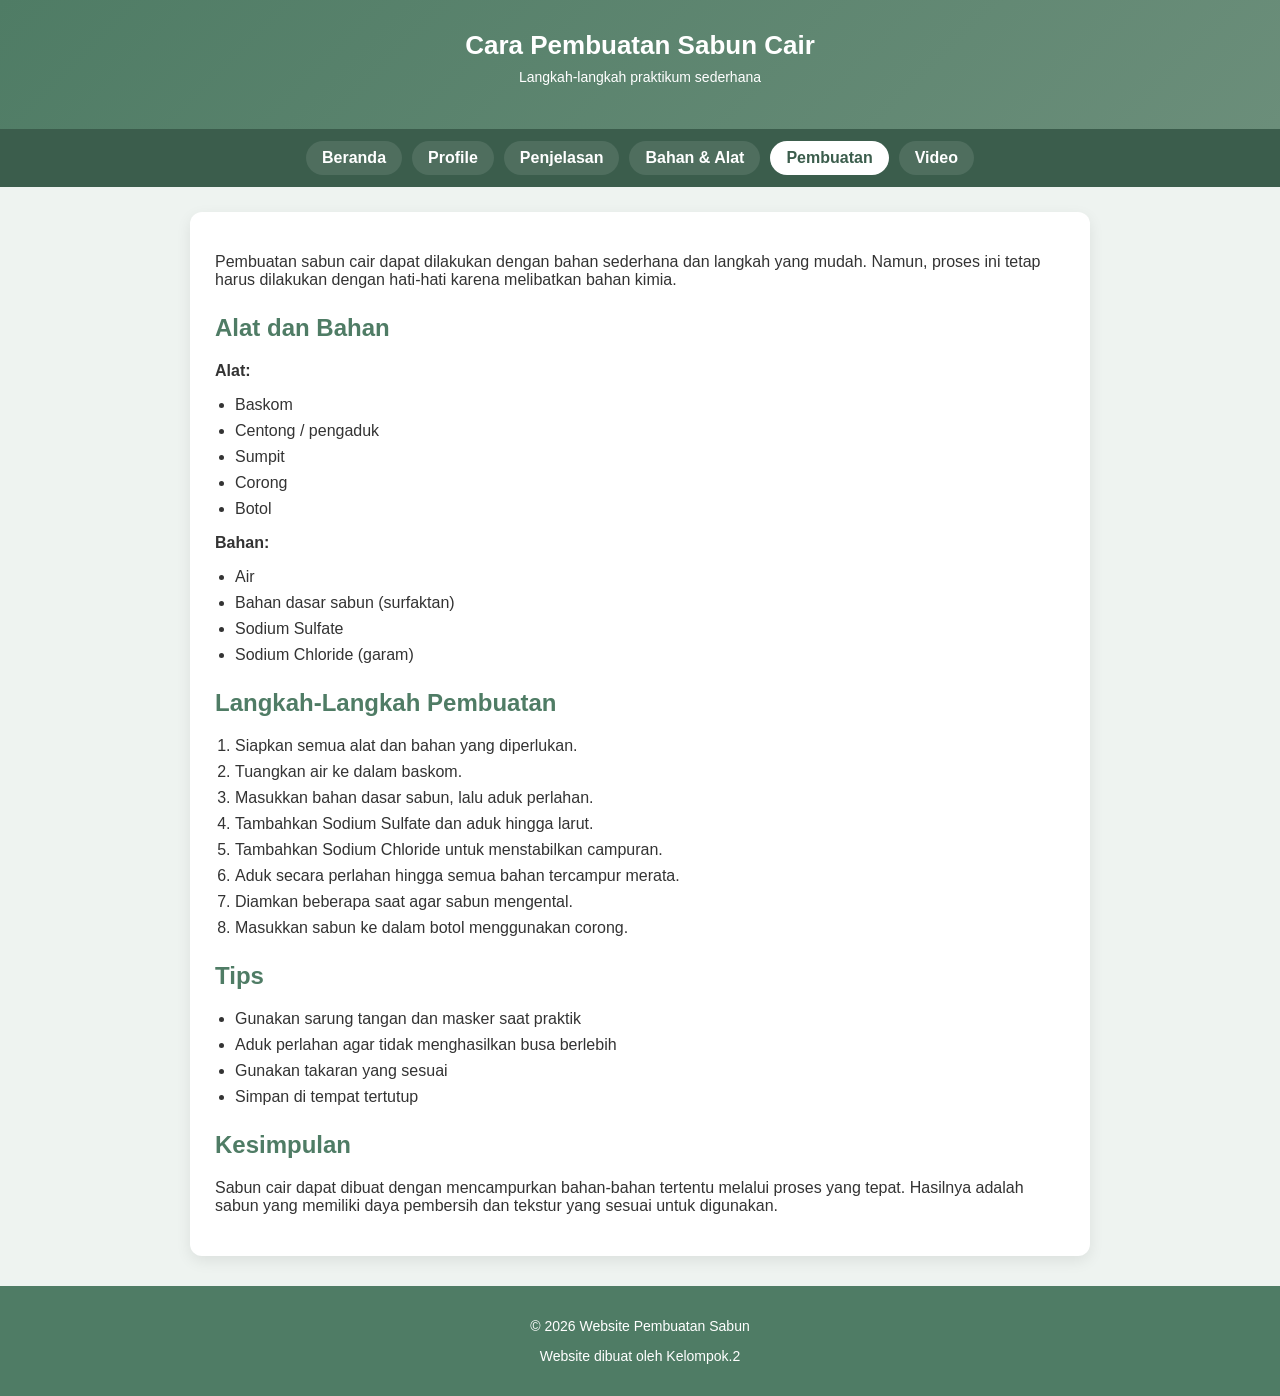
<file: pembuatan.html>
<!DOCTYPE html>
<html lang="id">
<head>
    <meta charset="UTF-8">
    <meta name="viewport" content="width=device-width, initial-scale=1.0">
    <title>Pembuatan Sabun Cair</title>
    <link rel="stylesheet" href="pembuatan.css">
</head>

<body>

<header>
    <h1>Cara Pembuatan Sabun Cair</h1>
    <p>Langkah-langkah praktikum sederhana</p>
</header>
  
 
     <nav>
    <a href="index.html" >Beranda</a>
    <a href="profile.html">Profile</a>
    <a href="penjelasan.html">Penjelasan</a>
    <a href="bahan.html">Bahan & Alat</a>
    <a href="pembuatan.html"class="active">Pembuatan</a>
    <a href="video.html">Video</a>
</nav>

<main>

    <p>
        Pembuatan sabun cair dapat dilakukan dengan bahan sederhana dan langkah yang mudah.
        Namun, proses ini tetap harus dilakukan dengan hati-hati karena melibatkan bahan kimia.
    </p>

    <h2>Alat dan Bahan</h2>

    <p><strong>Alat:</strong></p>
    <ul>
        <li>Baskom</li>
        <li>Centong / pengaduk</li>
        <li>Sumpit</li>
        <li>Corong</li>
        <li>Botol</li>
    </ul>

    <p><strong>Bahan:</strong></p>
    <ul>
        <li>Air</li>
        <li>Bahan dasar sabun (surfaktan)</li>
        <li>Sodium Sulfate</li>
        <li>Sodium Chloride (garam)</li>
    </ul>

    <h2>Langkah-Langkah Pembuatan</h2>

    <ol>
        <li>Siapkan semua alat dan bahan yang diperlukan.</li>
        <li>Tuangkan air ke dalam baskom.</li>
        <li>Masukkan bahan dasar sabun, lalu aduk perlahan.</li>
        <li>Tambahkan Sodium Sulfate dan aduk hingga larut.</li>
        <li>Tambahkan Sodium Chloride untuk menstabilkan campuran.</li>
        <li>Aduk secara perlahan hingga semua bahan tercampur merata.</li>
        <li>Diamkan beberapa saat agar sabun mengental.</li>
        <li>Masukkan sabun ke dalam botol menggunakan corong.</li>
    </ol>

    <h2>Tips</h2>
    <ul>
        <li>Gunakan sarung tangan dan masker saat praktik</li>
        <li>Aduk perlahan agar tidak menghasilkan busa berlebih</li>
        <li>Gunakan takaran yang sesuai</li>
        <li>Simpan di tempat tertutup</li>
    </ul>

    <h2>Kesimpulan</h2>
    <p>
        Sabun cair dapat dibuat dengan mencampurkan bahan-bahan tertentu melalui proses yang tepat.
        Hasilnya adalah sabun yang memiliki daya pembersih dan tekstur yang sesuai untuk digunakan.
    </p>

</main>

<footer>
    <p>© 2026 Website Pembuatan Sabun</p>
    <p>Website dibuat oleh Kelompok.2</p>
</footer>

</body>
</html>
</file>
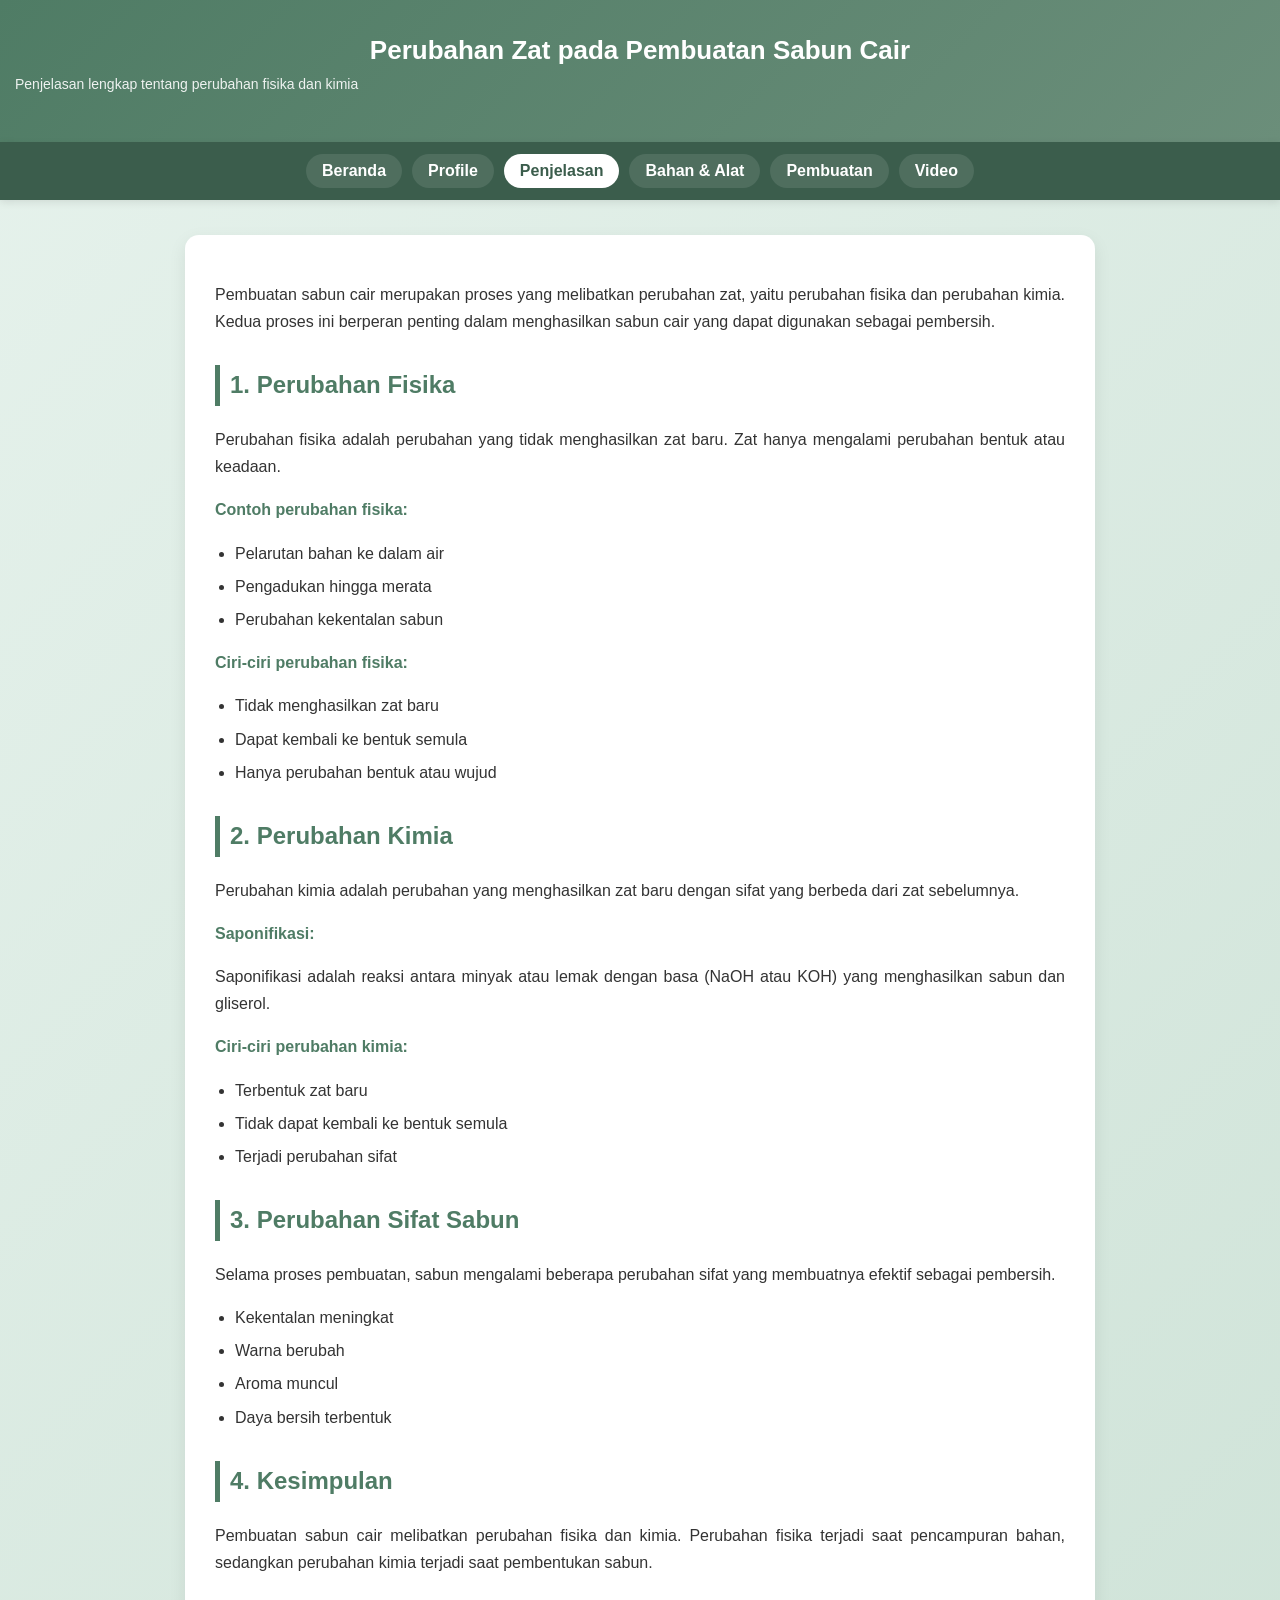
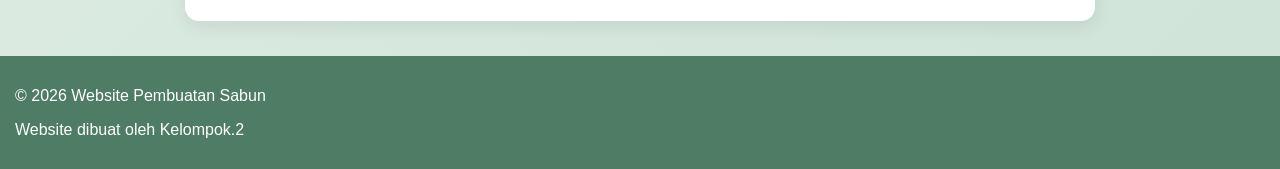
<file: penjelasan.html>
<!DOCTYPE html>
<html lang="id">
<head>
    <meta charset="UTF-8">
    <meta name="viewport" content="width=device-width, initial-scale=1.0">
    <title>Perubahan Zat Sabun Cair</title>
  <link rel="stylesheet" href="penjelasan.css">
</head>

<body>
  
    <header>
        <h1>Perubahan Zat pada Pembuatan Sabun Cair</h1>
        <p>Penjelasan lengkap tentang perubahan fisika dan kimia</p>
    </header>
  
    <nav>
    <a href="index.html" >Beranda</a>
    <a href="profile.html">Profile</a>
    <a href="penjelasan.html" class="active">Penjelasan</a>
    <a href="bahan.html">Bahan & Alat</a>
    <a href="pembuatan.html">Pembuatan</a>
    <a href="video.html">Video</a>
</nav>

    <main>

        <p>
            Pembuatan sabun cair merupakan proses yang melibatkan perubahan zat,
            yaitu perubahan fisika dan perubahan kimia. Kedua proses ini berperan
            penting dalam menghasilkan sabun cair yang dapat digunakan sebagai
            pembersih.
        </p>

        <h2>1. Perubahan Fisika</h2>
        <p>
            Perubahan fisika adalah perubahan yang tidak menghasilkan zat baru.
            Zat hanya mengalami perubahan bentuk atau keadaan.
        </p>

        <p><strong>Contoh perubahan fisika:</strong></p>
        <ul>
            <li>Pelarutan bahan ke dalam air</li>
            <li>Pengadukan hingga merata</li>
            <li>Perubahan kekentalan sabun</li>
        </ul>

        <p><strong>Ciri-ciri perubahan fisika:</strong></p>
        <ul>
            <li>Tidak menghasilkan zat baru</li>
            <li>Dapat kembali ke bentuk semula</li>
            <li>Hanya perubahan bentuk atau wujud</li>
        </ul>

        <h2>2. Perubahan Kimia</h2>
        <p>
            Perubahan kimia adalah perubahan yang menghasilkan zat baru dengan
            sifat yang berbeda dari zat sebelumnya.
        </p>

        <p><strong>Saponifikasi:</strong></p>
        <p>
            Saponifikasi adalah reaksi antara minyak atau lemak dengan basa
            (NaOH atau KOH) yang menghasilkan sabun dan gliserol.
        </p>

        <p><strong>Ciri-ciri perubahan kimia:</strong></p>
        <ul>
            <li>Terbentuk zat baru</li>
            <li>Tidak dapat kembali ke bentuk semula</li>
            <li>Terjadi perubahan sifat</li>
        </ul>

        <h2>3. Perubahan Sifat Sabun</h2>
        <p>
            Selama proses pembuatan, sabun mengalami beberapa perubahan sifat
            yang membuatnya efektif sebagai pembersih.
        </p>

        <ul>
            <li>Kekentalan meningkat</li>
            <li>Warna berubah</li>
            <li>Aroma muncul</li>
            <li>Daya bersih terbentuk</li>
        </ul>

        <h2>4. Kesimpulan</h2>
        <p>
            Pembuatan sabun cair melibatkan perubahan fisika dan kimia.
            Perubahan fisika terjadi saat pencampuran bahan, sedangkan
            perubahan kimia terjadi saat pembentukan sabun.
        </p>
    </main>

  <footer>
  <p>© 2026 Website Pembuatan Sabun</p>
  <p>Website dibuat oleh Kelompok.2</p>
</footer>
</body>
</html>
</file>
<file: pembuatan.css>
body {
    font-family: Arial, sans-serif;
    margin: 0;
    background: #eef3f0;
    color: #333;
}

header {
    background: linear-gradient(135deg, #4f7c65, #6b8e7a);
    color: white;
    text-align: center;
    padding: 30px 15px;
}

header h1 {
    margin: 0;
    font-size: 26px;
}

header p {
    margin-top: 8px;
    font-size: 14px;
}

nav {
    display: flex;
    justify-content: center;
    flex-wrap: wrap;
    gap: 10px;
    background: #3b5d4c;
    padding: 12px;
}

nav a {
    color: white;
    text-decoration: none;
    padding: 8px 16px;
    border-radius: 20px;
    background: rgba(255,255,255,0.1);
    transition: 0.3s;
    font-weight: bold;
}

nav a:hover {
    background: white;
    color: #3b5d4c;
    transform: translateY(-2px);
}

nav a.active {
    background: white;
    color: #3b5d4c;
}

main {
    max-width: 850px;
    margin: 25px auto;
    padding: 25px;
    background: white;
    border-radius: 12px;
    box-shadow: 0 5px 15px rgba(0,0,0,0.08);
}

h2 {
    color: #4f7c65;
    margin-top: 25px;
}

ul, ol {
    padding-left: 20px;
}

li {
    margin-bottom: 8px;
}

footer {
    text-align: center;
    padding: 18px;
    background: #4f7c65;
    color: white;
    margin-top: 30px;
    font-size: 14px;
}
</file>
<file: penjelasan.css>
body {
    font-family: Arial, sans-serif;
    margin: 0;
    background: linear-gradient(135deg, #e6f2ec, #cfe3d8);
    color: #333;
}

header {
    background: linear-gradient(135deg, #4f7c65, #6b8e7a);
    color: white;
    text-align: center;
    padding: 35px 15px;
}

header h1 {
    margin: 0;
    font-size: 26px;
}

header p {
    margin-top: 10px;
    font-size: 14px;
    opacity: 0.9;
}

nav {
    display: flex;
    justify-content: center;
    flex-wrap: wrap;
    gap: 10px;
    background: #3b5d4c;
    padding: 12px;
    box-shadow: 0 2px 8px rgba(0,0,0,0.1);
}

nav a {
    color: white;
    text-decoration: none;
    padding: 8px 16px;
    border-radius: 20px;
    background: rgba(255,255,255,0.1);
    transition: 0.3s;
    font-weight: bold;
}

nav a:hover {
    background: white;
    color: #3b5d4c;
    transform: translateY(-2px);
}

nav a.active {
    background: white;
    color: #3b5d4c;
}

main {
    max-width: 850px;
    margin: 35px auto;
    padding: 30px;
    background: white;
    border-radius: 14px;
    box-shadow: 0 6px 18px rgba(0,0,0,0.08);
    line-height: 1.7;
}

h2 {
    color: #4f7c65;
    margin-top: 30px;
    border-left: 5px solid #4f7c65;
    padding-left: 10px;
}

p {
    text-align: justify;
    margin-bottom: 15px;
}

ul {
    padding-left: 20px;
    margin-bottom: 15px;
}

li {
    margin-bottom: 6px;
}

strong {
    color: #4f7c65;
}

footer {
    text-align: center;
    background-color: #4f7c65;
    color: white;
    padding: 15px;
    margin-top: 20px;
}
</file>
